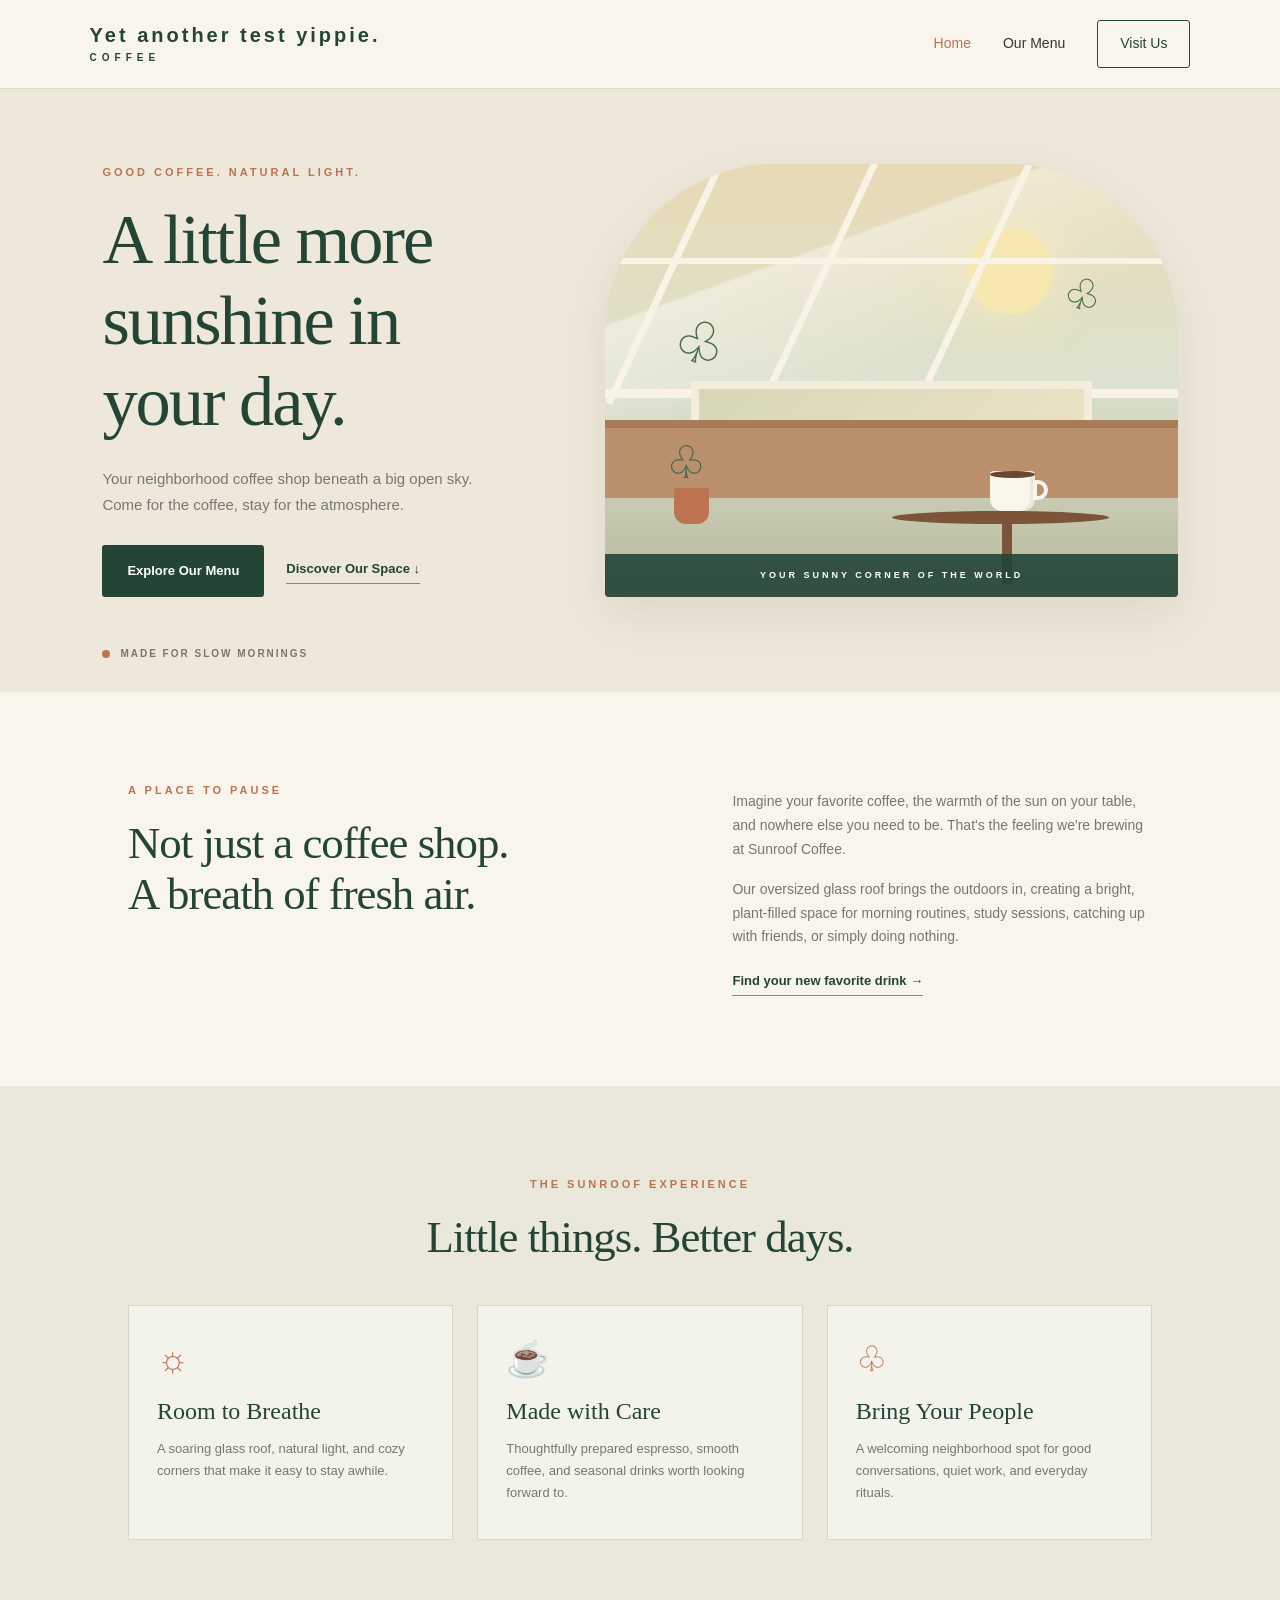
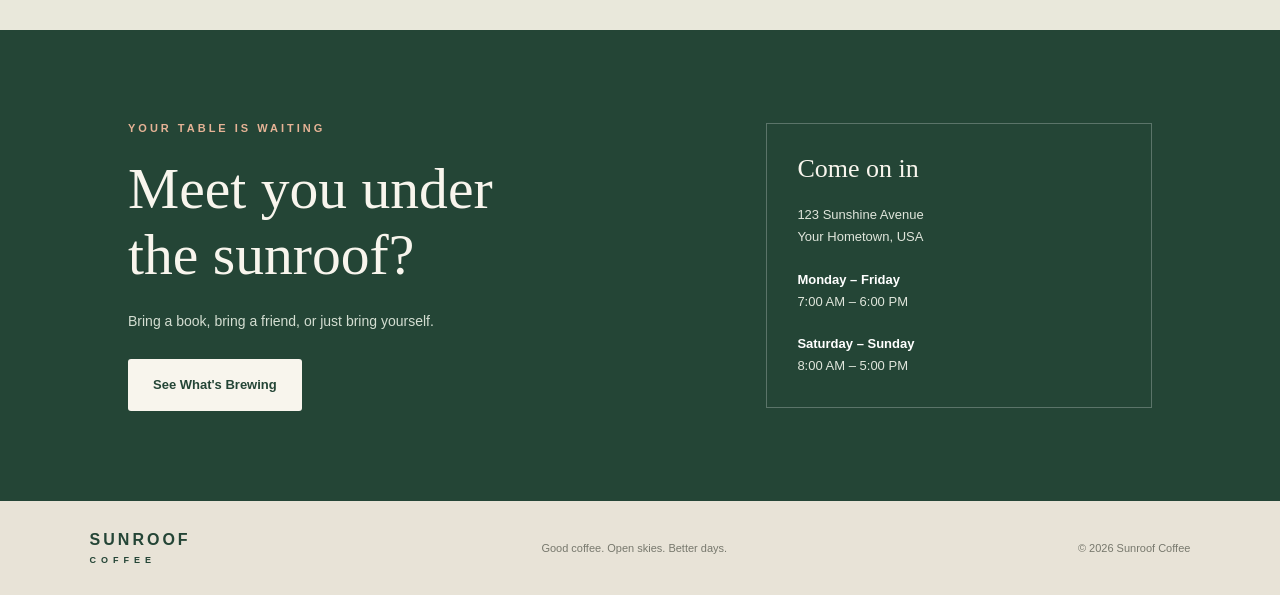
<file: web-content/index.html>
<!DOCTYPE html>
<html lang="en">
<head>
    <meta charset="UTF-8">
    <meta name="viewport" content="width=device-width, initial-scale=1.0">
    <meta name="description" content="Sunroof Coffee is your neighborhood café for great coffee, fresh pastries, and a little sunshine.">
    <title>Sunroof Coffee | A Brighter Kind of Coffee Shop</title>
    <link rel="stylesheet" href="styles.css">
</head>
<body>

    <header class="site-header">
        <a class="logo" href="index.html">Yet another test yippie.<span>COFFEE</span></a>

        <nav aria-label="Main navigation">
            <a class="active" href="index.html">Home</a>
            <a href="menu.html">Our Menu</a>
            <a class="nav-button" href="#visit">Visit Us</a>
        </nav>
    </header>

    <main>
        <section class="hero">
            <div class="hero-content">
                <p class="eyebrow">GOOD COFFEE. NATURAL LIGHT.</p>
                <h1>A little more<br>sunshine in<br>your day.</h1>
                <p class="hero-description">
                    Your neighborhood coffee shop beneath a big open sky.
                    Come for the coffee, stay for the atmosphere.
                </p>
                <div class="hero-actions">
                    <a class="button button-dark" href="menu.html">Explore Our Menu</a>
                    <a class="text-link" href="#about">Discover Our Space &darr;</a>
                </div>
            </div>

            <div class="sunroom-art" role="img"
                aria-label="Illustration of a sunny coffee shop with a large glass roof, plants, and tables">
                <div class="sun"></div>
                <div class="roof-frame">
                    <div class="roof-beam beam-one"></div>
                    <div class="roof-beam beam-two"></div>
                    <div class="roof-beam beam-three"></div>
                    <div class="roof-cross"></div>
                </div>
                <div class="hanging-plant plant-one">♧</div>
                <div class="hanging-plant plant-two">♧</div>
                <div class="interior-window"></div>
                <div class="counter"></div>
                <div class="coffee-cup">
                    <div class="coffee"></div>
                    <div class="cup-handle"></div>
                </div>
                <div class="table"></div>
                <div class="table-leg"></div>
                <div class="plant-pot">
                    <span>♧</span>
                </div>
                <p class="art-caption">YOUR SUNNY CORNER OF THE WORLD</p>
            </div>

            <div class="hero-note">
                <span class="note-dot"></span>
                MADE FOR SLOW MORNINGS
            </div>
        </section>

        <section class="intro section-padding" id="about">
            <div class="intro-heading">
                <p class="eyebrow">A PLACE TO PAUSE</p>
                <h2>Not just a coffee shop.<br>A breath of fresh air.</h2>
            </div>
            <div class="intro-copy">
                <p>
                    Imagine your favorite coffee, the warmth of the sun on your
                    table, and nowhere else you need to be. That's the feeling
                    we're brewing at Sunroof Coffee.
                </p>
                <p>
                    Our oversized glass roof brings the outdoors in, creating
                    a bright, plant-filled space for morning routines, study
                    sessions, catching up with friends, or simply doing nothing.
                </p>
                <a class="text-link" href="menu.html">Find your new favorite drink &rarr;</a>
            </div>
        </section>

        <section class="features section-padding">
            <div class="section-heading">
                <p class="eyebrow">THE SUNROOF EXPERIENCE</p>
                <h2>Little things. Better days.</h2>
            </div>

            <div class="feature-grid">
                <article class="feature-card">
                    <div class="feature-icon" aria-hidden="true">☼</div>
                    <h3>Room to Breathe</h3>
                    <p>A soaring glass roof, natural light, and cozy corners that make it easy to stay awhile.</p>
                </article>

                <article class="feature-card">
                    <div class="feature-icon" aria-hidden="true">☕</div>
                    <h3>Made with Care</h3>
                    <p>Thoughtfully prepared espresso, smooth coffee, and seasonal drinks worth looking forward to.</p>
                </article>

                <article class="feature-card">
                    <div class="feature-icon" aria-hidden="true">♧</div>
                    <h3>Bring Your People</h3>
                    <p>A welcoming neighborhood spot for good conversations, quiet work, and everyday rituals.</p>
                </article>
            </div>
        </section>

        <section class="visit-section section-padding" id="visit">
            <div>
                <p class="eyebrow">YOUR TABLE IS WAITING</p>
                <h2>Meet you under<br>the sunroof?</h2>
                <p>Bring a book, bring a friend, or just bring yourself.</p>
                <a class="button button-light" href="menu.html">See What's Brewing</a>
            </div>

            <div class="visit-details">
                <h3>Come on in</h3>
                <p>123 Sunshine Avenue<br>Your Hometown, USA</p>
                <p><strong>Monday – Friday</strong><br>7:00 AM – 6:00 PM</p>
                <p><strong>Saturday – Sunday</strong><br>8:00 AM – 5:00 PM</p>
            </div>
        </section>
    </main>

    <footer class="site-footer">
        <a class="logo footer-logo" href="index.html">SUNROOF<span>COFFEE</span></a>
        <p>Good coffee. Open skies. Better days.</p>
        <p>&copy; 2026 Sunroof Coffee</p>
    </footer>

</body>
</html>
</file>
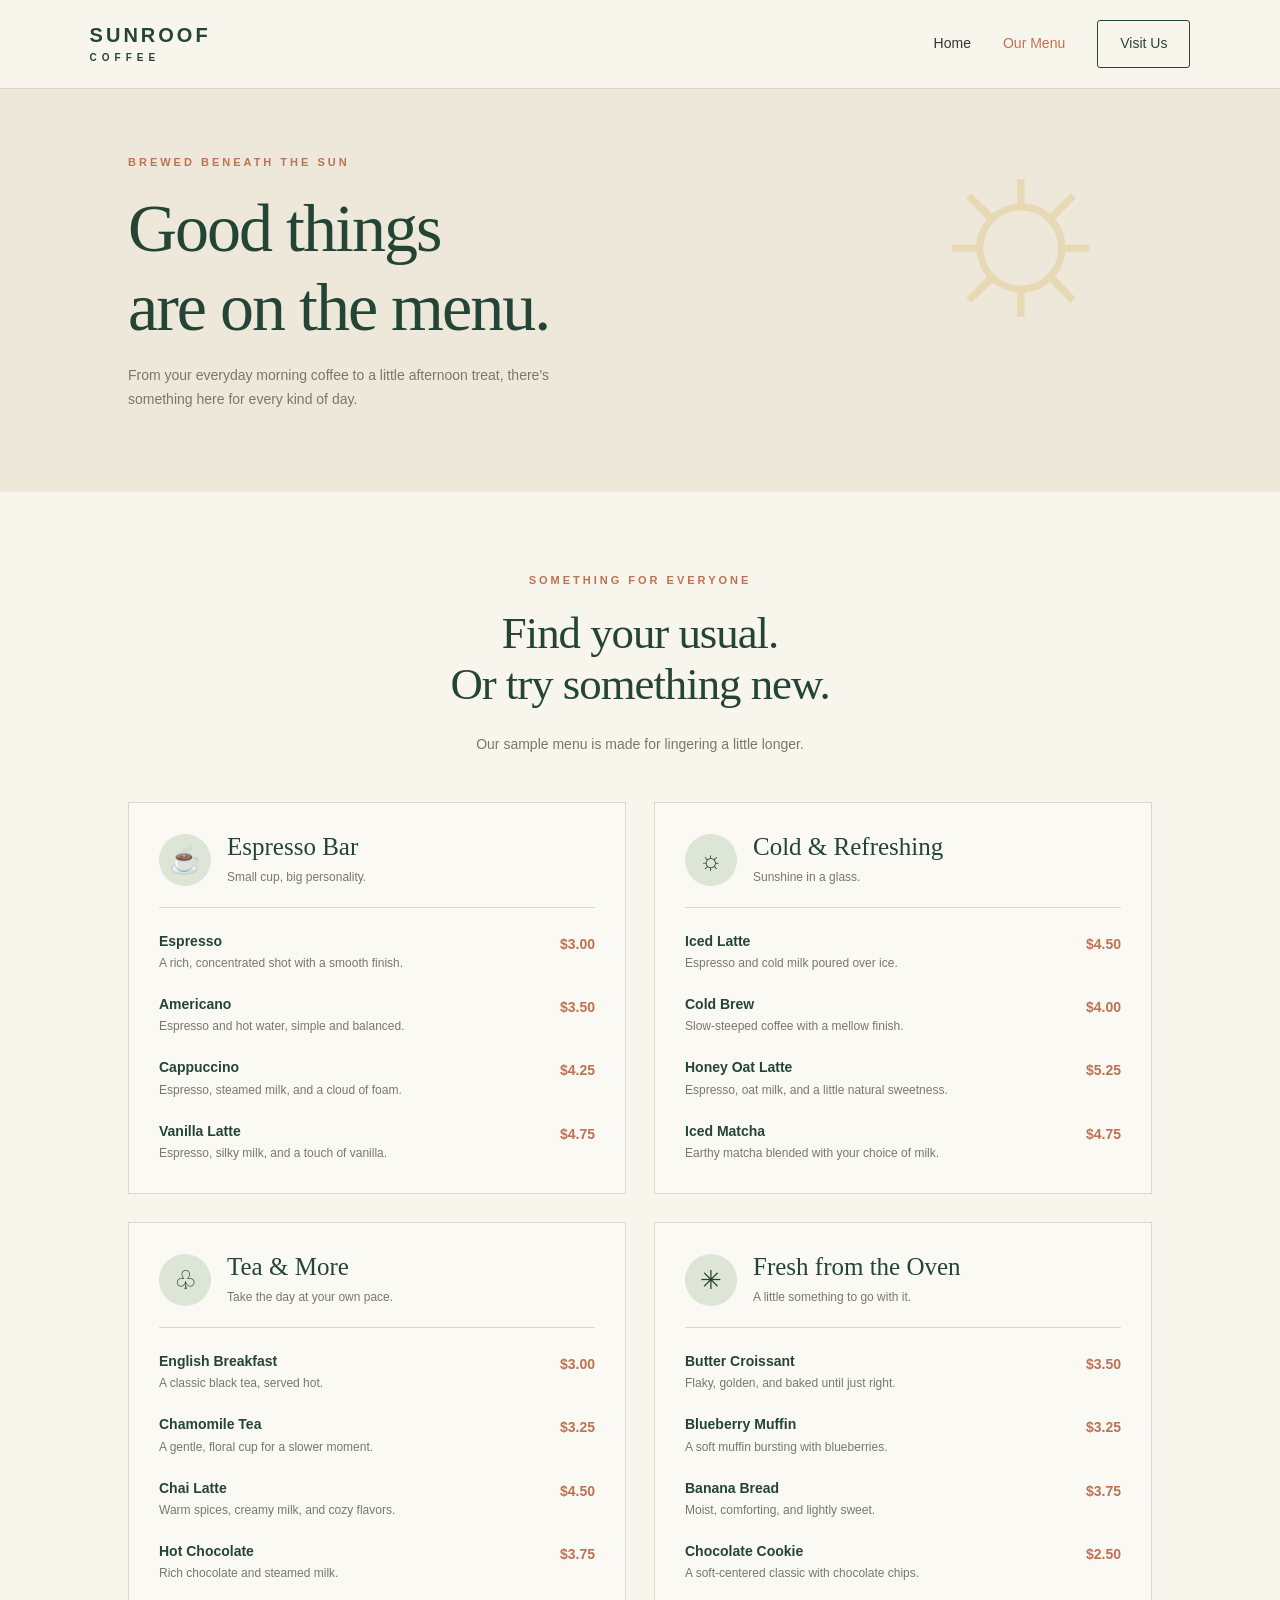
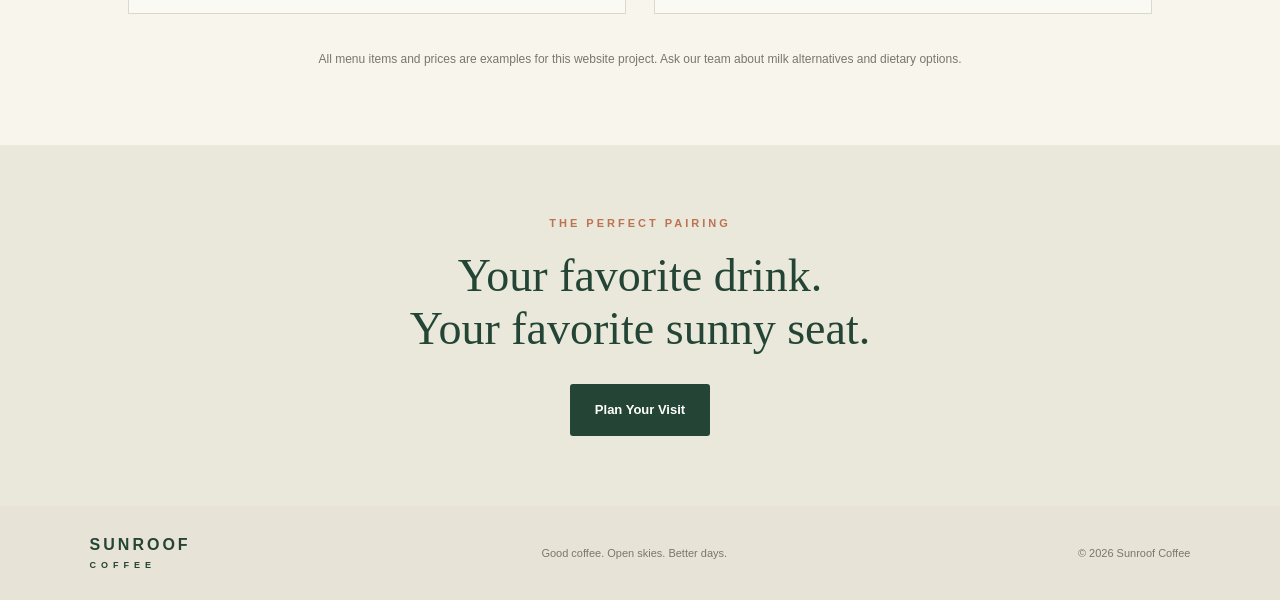
<file: web-content/menu.html>
<!DOCTYPE html>
<html lang="en">
<head>
    <meta charset="UTF-8">
    <meta name="viewport" content="width=device-width, initial-scale=1.0">
    <meta name="description" content="Explore the espresso, coffee, tea, and fresh pastries at Sunroof Coffee.">
    <title>Our Menu | Sunroof Coffee</title>
    <link rel="stylesheet" href="styles.css">
</head>
<body>

    <header class="site-header">
        <a class="logo" href="index.html">SUNROOF<span>COFFEE</span></a>

        <nav aria-label="Main navigation">
            <a href="index.html">Home</a>
            <a class="active" href="menu.html">Our Menu</a>
            <a class="nav-button" href="index.html#visit">Visit Us</a>
        </nav>
    </header>

    <main>
        <section class="menu-hero">
            <p class="eyebrow">BREWED BENEATH THE SUN</p>
            <h1>Good things<br>are on the menu.</h1>
            <p>
                From your everyday morning coffee to a little afternoon treat,
                there's something here for every kind of day.
            </p>
            <div class="menu-sun" aria-hidden="true">☼</div>
        </section>

        <section class="menu-content section-padding">
            <div class="menu-intro">
                <p class="eyebrow">SOMETHING FOR EVERYONE</p>
                <h2>Find your usual.<br>Or try something new.</h2>
                <p>Our sample menu is made for lingering a little longer.</p>
            </div>

            <div class="menu-grid">
                <section class="menu-category">
                    <div class="category-heading">
                        <span class="category-icon" aria-hidden="true">☕</span>
                        <div>
                            <h2>Espresso Bar</h2>
                            <p>Small cup, big personality.</p>
                        </div>
                    </div>

                    <article class="menu-item">
                        <div>
                            <h3>Espresso</h3>
                            <p>A rich, concentrated shot with a smooth finish.</p>
                        </div>
                        <span class="price">$3.00</span>
                    </article>

                    <article class="menu-item">
                        <div>
                            <h3>Americano</h3>
                            <p>Espresso and hot water, simple and balanced.</p>
                        </div>
                        <span class="price">$3.50</span>
                    </article>

                    <article class="menu-item">
                        <div>
                            <h3>Cappuccino</h3>
                            <p>Espresso, steamed milk, and a cloud of foam.</p>
                        </div>
                        <span class="price">$4.25</span>
                    </article>

                    <article class="menu-item">
                        <div>
                            <h3>Vanilla Latte</h3>
                            <p>Espresso, silky milk, and a touch of vanilla.</p>
                        </div>
                        <span class="price">$4.75</span>
                    </article>
                </section>

                <section class="menu-category">
                    <div class="category-heading">
                        <span class="category-icon" aria-hidden="true">☼</span>
                        <div>
                            <h2>Cold & Refreshing</h2>
                            <p>Sunshine in a glass.</p>
                        </div>
                    </div>

                    <article class="menu-item">
                        <div>
                            <h3>Iced Latte</h3>
                            <p>Espresso and cold milk poured over ice.</p>
                        </div>
                        <span class="price">$4.50</span>
                    </article>

                    <article class="menu-item">
                        <div>
                            <h3>Cold Brew</h3>
                            <p>Slow-steeped coffee with a mellow finish.</p>
                        </div>
                        <span class="price">$4.00</span>
                    </article>

                    <article class="menu-item">
                        <div>
                            <h3>Honey Oat Latte</h3>
                            <p>Espresso, oat milk, and a little natural sweetness.</p>
                        </div>
                        <span class="price">$5.25</span>
                    </article>

                    <article class="menu-item">
                        <div>
                            <h3>Iced Matcha</h3>
                            <p>Earthy matcha blended with your choice of milk.</p>
                        </div>
                        <span class="price">$4.75</span>
                    </article>
                </section>

                <section class="menu-category">
                    <div class="category-heading">
                        <span class="category-icon" aria-hidden="true">♧</span>
                        <div>
                            <h2>Tea & More</h2>
                            <p>Take the day at your own pace.</p>
                        </div>
                    </div>

                    <article class="menu-item">
                        <div>
                            <h3>English Breakfast</h3>
                            <p>A classic black tea, served hot.</p>
                        </div>
                        <span class="price">$3.00</span>
                    </article>

                    <article class="menu-item">
                        <div>
                            <h3>Chamomile Tea</h3>
                            <p>A gentle, floral cup for a slower moment.</p>
                        </div>
                        <span class="price">$3.25</span>
                    </article>

                    <article class="menu-item">
                        <div>
                            <h3>Chai Latte</h3>
                            <p>Warm spices, creamy milk, and cozy flavors.</p>
                        </div>
                        <span class="price">$4.50</span>
                    </article>

                    <article class="menu-item">
                        <div>
                            <h3>Hot Chocolate</h3>
                            <p>Rich chocolate and steamed milk.</p>
                        </div>
                        <span class="price">$3.75</span>
                    </article>
                </section>

                <section class="menu-category">
                    <div class="category-heading">
                        <span class="category-icon" aria-hidden="true">✳</span>
                        <div>
                            <h2>Fresh from the Oven</h2>
                            <p>A little something to go with it.</p>
                        </div>
                    </div>

                    <article class="menu-item">
                        <div>
                            <h3>Butter Croissant</h3>
                            <p>Flaky, golden, and baked until just right.</p>
                        </div>
                        <span class="price">$3.50</span>
                    </article>

                    <article class="menu-item">
                        <div>
                            <h3>Blueberry Muffin</h3>
                            <p>A soft muffin bursting with blueberries.</p>
                        </div>
                        <span class="price">$3.25</span>
                    </article>

                    <article class="menu-item">
                        <div>
                            <h3>Banana Bread</h3>
                            <p>Moist, comforting, and lightly sweet.</p>
                        </div>
                        <span class="price">$3.75</span>
                    </article>

                    <article class="menu-item">
                        <div>
                            <h3>Chocolate Cookie</h3>
                            <p>A soft-centered classic with chocolate chips.</p>
                        </div>
                        <span class="price">$2.50</span>
                    </article>
                </section>
            </div>

            <p class="menu-note">
                All menu items and prices are examples for this website project.
                Ask our team about milk alternatives and dietary options.
            </p>
        </section>

        <section class="menu-cta">
            <p class="eyebrow">THE PERFECT PAIRING</p>
            <h2>Your favorite drink.<br>Your favorite sunny seat.</h2>
            <a class="button button-dark" href="index.html#visit">Plan Your Visit</a>
        </section>
    </main>

    <footer class="site-footer">
        <a class="logo footer-logo" href="index.html">SUNROOF<span>COFFEE</span></a>
        <p>Good coffee. Open skies. Better days.</p>
        <p>&copy; 2026 Sunroof Coffee</p>
    </footer>

</body>
</html>
</file>
<file: web-content/styles.css>
/* ========================================
   SUNROOF COFFEE
   Shared styles for index.html and menu.html
   ======================================== */

/* 1. COLORS AND DEFAULTS */

:root {
    --cream: #f8f5ed;
    --cream-dark: #eee8db;
    --green: #244536;
    --green-light: #dce5d6;
    --terracotta: #bd7252;
    --brown: #554438;
    --text: #30372f;
    --muted: #77786d;
    --white: #ffffff;
    --border: #ddd8cb;
}

* {
    box-sizing: border-box;
    margin: 0;
    padding: 0;
}

html {
    scroll-behavior: smooth;
    scroll-padding-top: 90px;
}

body {
    background-color: var(--cream);
    color: var(--text);
    font-family: Arial, Helvetica, sans-serif;
    line-height: 1.7;
}

a {
    color: inherit;
    text-decoration: none;
}

h1,
h2,
h3 {
    color: var(--green);
    font-family: Georgia, "Times New Roman", serif;
    font-weight: normal;
    line-height: 1.15;
}

p {
    margin-bottom: 16px;
}

::selection {
    background: var(--green);
    color: var(--white);
}


/* 2. HEADER AND NAVIGATION */

.site-header {
    min-height: 88px;
    padding: 20px 7%;
    display: flex;
    align-items: center;
    justify-content: space-between;
    gap: 24px;
    background-color: var(--cream);
    border-bottom: 1px solid var(--border);
}

.logo {
    display: inline-flex;
    flex-direction: column;
    color: var(--green);
    font-size: 20px;
    font-weight: 800;
    letter-spacing: 3px;
    line-height: 1.15;
}

.logo span {
    margin-top: 5px;
    font-size: 10px;
    letter-spacing: 5px;
}

.site-header nav {
    display: flex;
    align-items: center;
    gap: 32px;
}

.site-header nav a {
    font-size: 14px;
    transition: color 0.2s ease;
}

.site-header nav a:hover,
.site-header nav a.active {
    color: var(--terracotta);
}

.site-header nav .nav-button {
    padding: 11px 22px;
    border: 1px solid var(--green);
    border-radius: 3px;
    color: var(--green);
}

.site-header nav .nav-button:hover {
    background-color: var(--green);
    color: var(--white);
}


/* 3. REUSABLE ELEMENTS */

.eyebrow {
    margin-bottom: 18px;
    color: var(--terracotta);
    font-size: 11px;
    font-weight: bold;
    letter-spacing: 3px;
    line-height: 1.6;
}

.button {
    display: inline-block;
    padding: 14px 24px;
    border: 1px solid transparent;
    border-radius: 3px;
    font-size: 13px;
    font-weight: bold;
    text-align: center;
    transition: background-color 0.2s ease,
                color 0.2s ease,
                transform 0.2s ease;
}

.button:hover {
    transform: translateY(-2px);
}

.button-dark {
    background-color: var(--green);
    color: var(--white);
}

.button-dark:hover {
    background-color: #385b45;
}

.button-light {
    background-color: var(--cream);
    color: var(--green);
}

.button-light:hover {
    background-color: var(--green-light);
}

.text-link {
    display: inline-block;
    padding-bottom: 3px;
    border-bottom: 1px solid var(--terracotta);
    color: var(--green);
    font-size: 13px;
    font-weight: bold;
}

.section-padding {
    padding: 90px 10%;
}


/* 4. HOMEPAGE HERO */

.hero {
    position: relative;
    min-height: 600px;
    display: grid;
    grid-template-columns: 0.9fr 1.1fr;
    align-items: center;
    gap: 35px;
    padding: 75px 8% 95px;
    overflow: hidden;
    background-color: var(--cream-dark);
}

.hero-content {
    position: relative;
    z-index: 2;
    max-width: 500px;
}

.hero h1 {
    margin-bottom: 24px;
    font-size: clamp(48px, 5.5vw, 76px);
    letter-spacing: -2px;
}

.hero-description {
    max-width: 390px;
    margin-bottom: 28px;
    color: var(--muted);
    font-size: 15px;
}

.hero-actions {
    display: flex;
    align-items: center;
    flex-wrap: wrap;
    gap: 22px;
}

.hero-note {
    position: absolute;
    bottom: 30px;
    left: 8%;
    display: flex;
    align-items: center;
    gap: 10px;
    color: var(--muted);
    font-size: 10px;
    font-weight: bold;
    letter-spacing: 2px;
}

.note-dot {
    width: 8px;
    height: 8px;
    border-radius: 50%;
    background-color: var(--terracotta);
}


/* 5. CSS SUNROOF ILLUSTRATION */

.sunroom-art {
    position: relative;
    min-height: 400px;
    height: 100%;
    max-height: 480px;
    overflow: hidden;
    border-radius: 170px 170px 4px 4px;
    background:
        linear-gradient(
            160deg,
            transparent 25%,
            rgba(248, 245, 237, 0.55) 25.5%,
            transparent 48%
        ),
        linear-gradient(
            180deg,
            #e6d5ae 0%,
            #d8e0cb 52%,
            #b8b89b 100%
        );
    box-shadow: 0 18px 50px rgba(70, 65, 43, 0.10);
}

.sun {
    position: absolute;
    top: 65px;
    right: 22%;
    width: 85px;
    height: 85px;
    border-radius: 50%;
    background-color: #f6e6a8;
    box-shadow: 0 0 60px rgba(255, 238, 174, 0.75);
}

.roof-frame {
    position: absolute;
    top: 0;
    right: 0;
    left: 0;
    height: 54%;
    border-bottom: 9px solid #f8f3e5;
    background: rgba(240, 245, 228, 0.12);
}

.roof-beam {
    position: absolute;
    top: -25%;
    width: 7px;
    height: 145%;
    background-color: #f8f3e5;
    transform: rotate(25deg);
    transform-origin: top;
}

.beam-one {
    left: 24%;
}

.beam-two {
    left: 51%;
}

.beam-three {
    left: 78%;
}

.roof-cross {
    position: absolute;
    top: 42%;
    width: 100%;
    height: 6px;
    background-color: #f8f3e5;
}

.hanging-plant {
    position: absolute;
    z-index: 2;
    top: 30%;
    color: #46694a;
    font-size: 58px;
    transform: rotate(20deg);
}

.plant-one {
    left: 12%;
}

.plant-two {
    right: 13%;
    top: 22%;
    font-size: 43px;
}

.interior-window {
    position: absolute;
    top: 50%;
    left: 15%;
    width: 70%;
    height: 25%;
    border: 8px solid #f5eddb;
    background: linear-gradient(135deg, #d6d7b6, #eee3c6);
}

.counter {
    position: absolute;
    z-index: 2;
    bottom: 23%;
    left: 0;
    width: 100%;
    height: 18%;
    border-top: 8px solid #a77c56;
    background: #b98f6c;
}

.table {
    position: absolute;
    z-index: 3;
    right: 12%;
    bottom: 17%;
    width: 38%;
    height: 13px;
    border-radius: 50%;
    background-color: #7b5439;
}

.table-leg {
    position: absolute;
    z-index: 2;
    right: 29%;
    bottom: 3%;
    width: 10px;
    height: 16%;
    background-color: #7b5439;
}

.coffee-cup {
    position: absolute;
    z-index: 4;
    right: 25%;
    bottom: 20%;
    width: 45px;
    height: 40px;
    border-radius: 4px 4px 12px 12px;
    background-color: #f9f5eb;
    box-shadow: inset -5px 0 rgba(100, 70, 45, 0.08);
}

.coffee {
    position: absolute;
    top: 0;
    left: 0;
    width: 100%;
    height: 7px;
    border-radius: 50%;
    background-color: #684832;
}

.cup-handle {
    position: absolute;
    top: 9px;
    right: -13px;
    width: 15px;
    height: 20px;
    border: 4px solid #f9f5eb;
    border-radius: 0 10px 10px 0;
}

.plant-pot {
    position: absolute;
    z-index: 3;
    bottom: 17%;
    left: 12%;
    width: 35px;
    height: 36px;
    border-radius: 3px 3px 12px 12px;
    background-color: var(--terracotta);
}

.plant-pot span {
    position: absolute;
    bottom: 22px;
    left: -8px;
    color: #426747;
    font-size: 45px;
}

.art-caption {
    position: absolute;
    z-index: 5;
    right: 0;
    bottom: 0;
    left: 0;
    margin: 0;
    padding: 14px;
    background-color: rgba(36, 69, 54, 0.9);
    color: var(--white);
    font-size: 9px;
    font-weight: bold;
    letter-spacing: 3px;
    text-align: center;
}


/* 6. INTRODUCTION SECTION */

.intro {
    display: grid;
    grid-template-columns: 1fr 0.8fr;
    align-items: start;
    gap: 80px;
    background-color: var(--cream);
}

.intro h2,
.section-heading h2,
.menu-intro h2 {
    margin-bottom: 22px;
    font-size: clamp(32px, 3.5vw, 46px);
    letter-spacing: -1px;
}

.intro-copy {
    padding-top: 8px;
    color: var(--muted);
    font-size: 14px;
}

.intro-copy .text-link {
    margin-top: 5px;
}


/* 7. FEATURE CARDS */

.features {
    background-color: #e9e8db;
}

.section-heading {
    margin-bottom: 42px;
    text-align: center;
}

.section-heading h2 {
    margin-bottom: 0;
}

.feature-grid {
    display: grid;
    grid-template-columns: repeat(3, minmax(0, 1fr));
    gap: 24px;
}

.feature-card {
    padding: 35px 28px;
    border: 1px solid #d8d8c8;
    background-color: rgba(255, 255, 255, 0.45);
    transition: transform 0.2s ease, box-shadow 0.2s ease;
}

.feature-card:hover {
    transform: translateY(-5px);
    box-shadow: 0 12px 30px rgba(40, 60, 40, 0.08);
}

.feature-icon {
    margin-bottom: 22px;
    color: var(--terracotta);
    font-size: 35px;
    line-height: 1;
}

.feature-card h3 {
    margin-bottom: 12px;
    font-size: 24px;
}

.feature-card p {
    margin-bottom: 0;
    color: var(--muted);
    font-size: 13px;
}


/* 8. VISIT SECTION */

.visit-section {
    display: grid;
    grid-template-columns: 1.2fr 0.8fr;
    align-items: center;
    gap: 60px;
    background-color: var(--green);
    color: var(--cream);
}

.visit-section h2 {
    margin-bottom: 22px;
    color: var(--cream);
    font-size: clamp(38px, 4.5vw, 58px);
}

.visit-section > div:first-child > p:not(.eyebrow) {
    margin-bottom: 25px;
    color: #d4ded2;
    font-size: 14px;
}

.visit-section .eyebrow {
    color: #e6b396;
}

.visit-details {
    padding: 30px;
    border: 1px solid rgba(255, 255, 255, 0.25);
}

.visit-details h3 {
    margin-bottom: 20px;
    color: var(--cream);
    font-size: 26px;
}

.visit-details p {
    margin-bottom: 20px;
    color: #e0e6dc;
    font-size: 13px;
}

.visit-details p:last-child {
    margin-bottom: 0;
}

.visit-details strong {
    color: var(--white);
}


/* 9. MENU PAGE HERO */

.menu-hero {
    position: relative;
    min-height: 330px;
    padding: 65px 10%;
    overflow: hidden;
    background-color: var(--cream-dark);
}

.menu-hero h1 {
    position: relative;
    z-index: 1;
    margin-bottom: 18px;
    font-size: clamp(45px, 5.5vw, 68px);
    letter-spacing: -2px;
}

.menu-hero > p:last-of-type {
    position: relative;
    z-index: 1;
    max-width: 470px;
    color: var(--muted);
    font-size: 14px;
}

.menu-sun {
    position: absolute;
    top: 20px;
    right: 12%;
    color: #e6d5a9;
    font-family: Georgia, "Times New Roman", serif;
    font-size: 230px;
    line-height: 1;
    opacity: 0.75;
}


/* 10. MENU CONTENT */

.menu-content {
    padding-top: 80px;
    padding-bottom: 75px;
}

.menu-intro {
    margin-bottom: 45px;
    text-align: center;
}

.menu-intro > p:last-child {
    color: var(--muted);
    font-size: 14px;
}

.menu-grid {
    display: grid;
    grid-template-columns: repeat(2, minmax(0, 1fr));
    gap: 28px;
}

.menu-category {
    padding: 30px;
    border: 1px solid var(--border);
    background-color: rgba(255, 255, 255, 0.38);
}

.category-heading {
    display: flex;
    align-items: center;
    gap: 16px;
    margin-bottom: 25px;
    padding-bottom: 20px;
    border-bottom: 1px solid var(--border);
}

.category-icon {
    display: flex;
    flex: 0 0 52px;
    width: 52px;
    height: 52px;
    align-items: center;
    justify-content: center;
    border-radius: 50%;
    background-color: var(--green-light);
    color: var(--green);
    font-size: 26px;
}

.category-heading h2 {
    margin-bottom: 5px;
    font-size: 25px;
}

.category-heading p {
    margin-bottom: 0;
    color: var(--muted);
    font-size: 12px;
}

.menu-item {
    display: flex;
    align-items: flex-start;
    justify-content: space-between;
    gap: 15px;
    margin-bottom: 23px;
}

.menu-item:last-child {
    margin-bottom: 0;
}

.menu-item h3 {
    margin-bottom: 5px;
    font-family: Arial, Helvetica, sans-serif;
    font-size: 14px;
    font-weight: bold;
}

.menu-item p {
    max-width: 290px;
    margin-bottom: 0;
    color: var(--muted);
    font-size: 12px;
    line-height: 1.6;
}

.price {
    flex-shrink: 0;
    color: var(--terracotta);
    font-size: 14px;
    font-weight: bold;
}

.menu-note {
    max-width: 700px;
    margin: 35px auto 0;
    color: var(--muted);
    font-size: 12px;
    text-align: center;
}


/* 11. MENU CALL TO ACTION */

.menu-cta {
    padding: 70px 20px;
    background-color: #e9e8db;
    text-align: center;
}

.menu-cta h2 {
    margin-bottom: 28px;
    font-size: clamp(32px, 4vw, 46px);
}


/* 12. FOOTER */

.site-footer {
    display: flex;
    align-items: center;
    justify-content: space-between;
    gap: 25px;
    padding: 30px 7%;
    background-color: #e8e3d7;
}

.footer-logo {
    font-size: 16px;
}

.footer-logo span {
    font-size: 9px;
}

.site-footer p {
    margin-bottom: 0;
    color: var(--muted);
    font-size: 11px;
}


/* 13. TABLET SCREENS */

@media (max-width: 900px) {
    .hero {
        grid-template-columns: 1fr 1fr;
        padding-right: 6%;
        padding-left: 6%;
    }

    .hero h1 {
        font-size: 50px;
    }

    .sunroom-art {
        min-height: 350px;
    }

    .intro {
        gap: 40px;
    }

    .section-padding {
        padding: 70px 7%;
    }

    .feature-grid {
        gap: 15px;
    }

    .feature-card {
        padding: 25px 20px;
    }

    .menu-grid {
        gap: 18px;
    }

    .menu-category {
        padding: 22px;
    }
}


/* 14. MOBILE SCREENS */

@media (max-width: 650px) {
    .site-header {
        flex-direction: column;
        padding: 22px 5%;
        gap: 20px;
    }

    .site-header nav {
        justify-content: center;
        flex-wrap: wrap;
        gap: 20px;
    }

    .site-header nav .nav-button {
        padding: 8px 14px;
    }

    .hero {
        grid-template-columns: 1fr;
        gap: 35px;
        padding: 55px 7% 85px;
    }

    .hero h1 {
        font-size: clamp(46px, 12vw, 64px);
    }

    .hero-actions {
        gap: 18px;
    }

    .sunroom-art {
        min-height: 350px;
        max-height: 400px;
        border-radius: 140px 140px 4px 4px;
    }

    .hero-note {
        left: 7%;
        font-size: 9px;
    }

    .section-padding {
        padding: 60px 7%;
    }

    .intro {
        grid-template-columns: 1fr;
        gap: 10px;
    }

    .feature-grid {
        grid-template-columns: 1fr;
    }

    .feature-card {
        padding: 28px;
    }

    .visit-section {
        grid-template-columns: 1fr;
        gap: 35px;
    }

    .visit-details {
        padding: 25px;
    }

    .menu-hero {
        min-height: 300px;
        padding: 55px 7%;
    }

    .menu-sun {
        top: 60px;
        right: -20px;
        font-size: 160px;
        opacity: 0.4;
    }

    .menu-grid {
        grid-template-columns: 1fr;
    }

    .menu-category {
        padding: 25px 20px;
    }

    .category-heading h2 {
        font-size: 23px;
    }

    .site-footer {
        flex-direction: column;
        text-align: center;
        gap: 15px;
    }
}


/* 15. ACCESSIBILITY AND PRINT */

@media (prefers-reduced-motion: reduce) {
    html {
        scroll-behavior: auto;
    }

    *,
    *::before,
    *::after {
        transition-duration: 0.01ms !important;
        animation-duration: 0.01ms !important;
        animation-iteration-count: 1 !important;
    }
}

@media print {
    .site-header nav,
    .hero-actions,
    .button,
    .hero-note {
        display: none;
    }

    body {
        background: white;
        color: black;
    }

    .hero,
    .features,
    .visit-section,
    .menu-hero,
    .menu-cta {
        background: white;
        color: black;
    }

    .hero h1,
    h1,
    h2,
    h3,
    .visit-section h2,
    .visit-details h3 {
        color: black;
    }

    .sunroom-art {
        box-shadow: none;
    }

    .menu-category,
    .feature-card {
        break-inside: avoid;
    }
}
</file>
